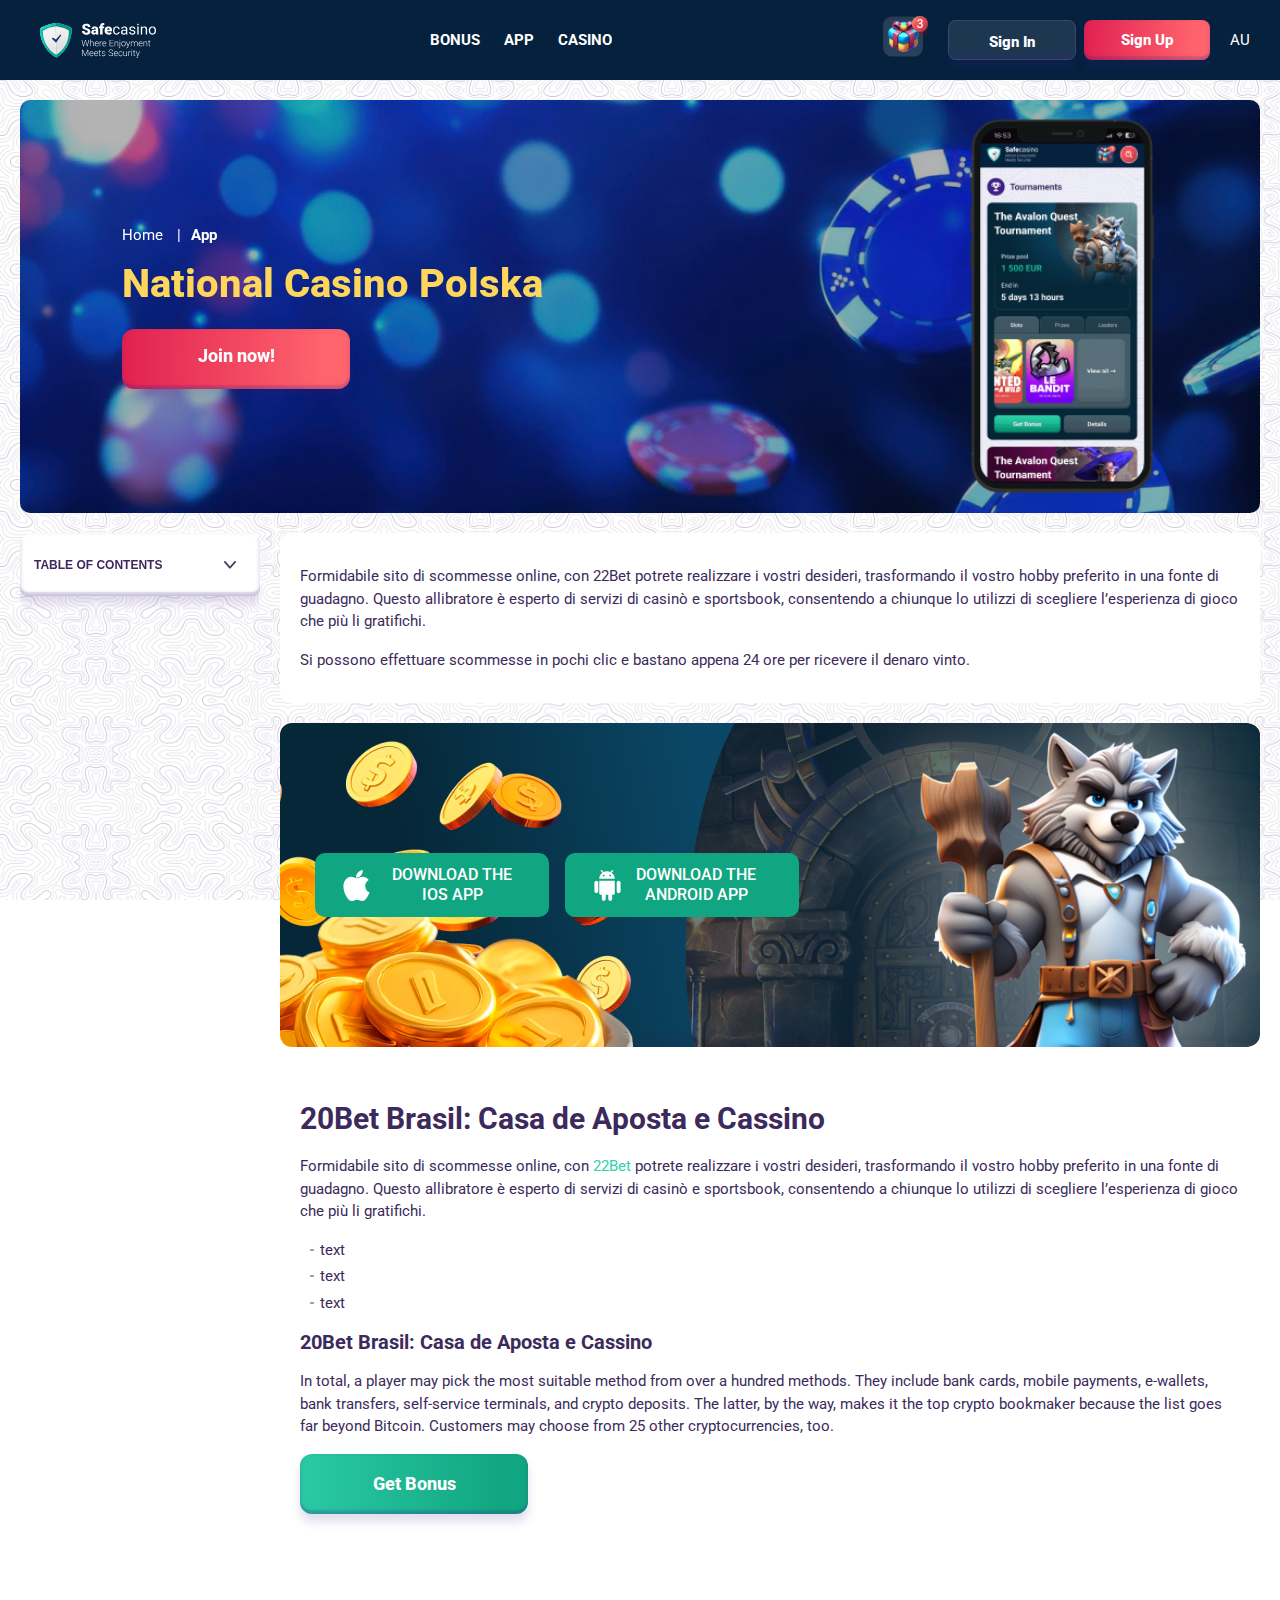
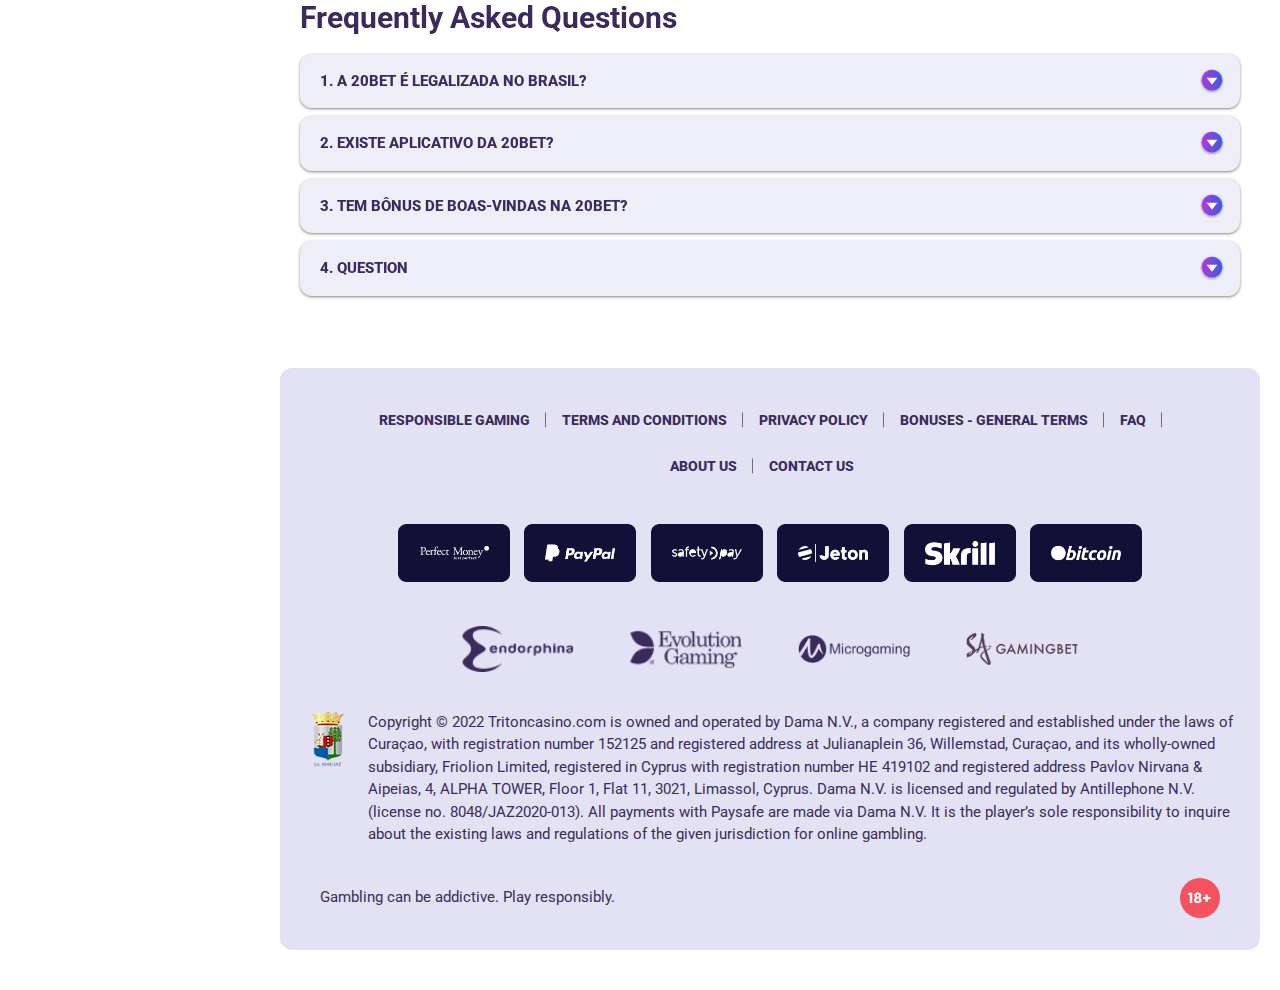
<file: app.html>
<!DOCTYPE html>
<html lang="au">
  <head>
    <meta charset="UTF-8" />
    <meta name="viewport" content="width=device-width, initial-scale=1.0" />
    <title>National Casino Polska</title>
    <meta
      name="description"
      content="Pierwszą kwestią, która przykuwa uwagę graczy, jest niesamowita prostota tego kasyna."
    />
    <meta property="og:site_name" content="Slotsgem Casino" />
    <meta
      property="og:title"
      content="National Casino Polska"
    />
    <meta property="og:type" content="website" />
    <meta property="og:url" content="http://safecasino-au.com/" />
    <meta property="og:image" content />
    <meta property="og:image:alt" content />
    <meta property="og:locale" content="au" />
    <meta
      property="og:description"
      content="Pierwszą kwestią, która przykuwa uwagę graczy, jest niesamowita prostota tego kasyna."
    />
    <link rel="preconnect" href="https://fonts.googleapis.com" />
    <link rel="preconnect" href="https://fonts.gstatic.com" crossorigin />
    <link
      href="https://fonts.googleapis.com/css2?family=Poppins:wght@400;500;600;700;900&family=Roboto&family=Roboto+Condensed:ital,wght@0,100..900;1,100..900&display=swap"
      rel="stylesheet"
    />
    <link rel="stylesheet" href="./css/reset.css" />
    <link rel="stylesheet" href="./css/main.css" />
    <link rel="stylesheet" href="./css/media.css" />
    <link rel="icon" href="./images/favicon.png" type="image/x-icon" />
    <script
      src="https://code.jquery.com/jquery-3.6.1.min.js"
      integrity="sha256-o88AwQnZB+VDvE9tvIXrMQaPlFFSUTR+nldQm1LuPXQ="
      crossorigin="anonymous"
    ></script>
  </head>
  <body>
    <header class="header">
      <section class="content header__content">
        <a href="./index.html" class="logo header__logo"
          ><img src="./images/logo.svg" alt="logo" title=""
        /></a>
        <button class="header__btn-menu">
          <svg
            width="16px"
            height="16px"
            viewBox="0 0 16 16"
            xmlns="http://www.w3.org/2000/svg"
          >
            <rect y="0" width="16" height="3" rx="1.5"></rect>
            <rect y="6.5" width="16" height="3" rx="1.5"></rect>
            <rect y="13" width="16" height="3" rx="1.5"></rect>
          </svg>
        </button>
        <nav class="menu header__menu">
          <ul class="header__menu-list">
            <li><a href="./bonus.html">Bonus</a></li>
            <li><a href="./app.html">App</a></li>
            <li><a href="./app.html">Casino</a></li>
          </ul>
          <div class="header__btn">
            <a
              href="#"
              class="header__button header__button-login header__btn-login"
              >Sign In
            </a>
            <a
              href="#"
              class="header__button header__button-signin header__btn-signin"
              >Sign Up</a
            >
          </div>
          
        </nav>
        <a class="header__bonus" href="#">
          <img src="./images/header-bonus.svg" alt="bonus" title>
        </a>
        <a href="#" class="header__button header__button-login">Sign In </a>
        <a href="#" class="header__button header__button-signin">Sign Up</a>
        <a class="header__country" href="#">
          <span>au</span>
        </a>
      </section>
    </header>
    <main class="main main-page">
      <section class=" hero hero__app hero__page">
        <div class="background hero__background">
          <img src="./images/app/bg-app.png" alt="hero" title />
        </div>

        <div class="hero__data hero__data-app">
          <ul
            class="breadcrumbs"
            itemscope
            itemtype="https://schema.org/BreadcrumbList"
          >
            <li
              itemprop="itemListElement"
              itemscope
              itemtype="https://schema.org/ListItem"
            >
              <a href="#" itemprop="item">
                <span itemprop="name">Home</span></a
              >
              <meta itemprop="position" content="1" />
            </li>
            <li
              itemprop="itemListElement"
              itemscope
              itemtype="https://schema.org/ListItem"
            >
              <a href="#" itemprop="item"> <span itemprop="name">App</span></a>
              <meta itemprop="position" content="2" />
            </li>
          </ul>
          <h1 class="title general hero__title">
            National Casino Polska
          </h1>
          
          <a href="#" class="button hero__button hero__button-app">Join now!</a>
        </div>
      </section>
      <section class="main__wrap main__wrap-page">
      <aside class="sidebar-wrapper">
        <section class="content sidebar">
         
          <div class="sidebar__navigation">
          <button class="sidebar__links-button">Table of Contents</button>
          <div class="sidebar__links">
            <ul class="sidebar__links-list">
              <li ><a  href="#" title>Review of Aviator</a></li>
                      <li ><a  href="#" title>Registration</a></li>
                      <li ><a  href="#" title>Layouts and navigation</a></li>
                      <li ><a  href="#" title>Online Casinos</a></li>
                      <li ><a  href="#" title>Payment options</a></li>
                      <li ><a  href="#" title>Sports betting</a></li>
                      <li ><a  href="#" title>Live stream</a></li>
                      <li ><a  href="#" title>Live betting</a></li>
                      <li ><a  href="#" title>Cash out</a></li>
            </ul>
          </div>
          </div>
        </section>
      </aside>

      <section class="content__wrapper">
       
        <section class="content page-nav">
          <div class="page-nav-button sidebar__links-button">Table of Contents</div>
          <ul class="page-nav-list sidebar__links-list">
            <li ><a  href="#" title>Review of Aviator</a></li>
            <li ><a  href="#" title>Registration</a></li>
            <li ><a  href="#" title>Layouts and navigation</a></li>
            <li ><a  href="#" title>Online Casinos</a></li>
            <li ><a  href="#" title>Payment options</a></li>
            <li ><a  href="#" title>Sports betting</a></li>
            <li ><a  href="#" title>Live stream</a></li>
            <li ><a  href="#" title>Live betting</a></li>
            <li ><a  href="#" title>Cash out</a></li>
          </ul>
        </section>
        <section class="content article">
        
          <p>
            Formidabile sito di scommesse online, con
           22Bet potrete realizzare i vostri desideri, trasformando il vostro hobby preferito in una fonte di guadagno. Questo allibratore è esperto di servizi di casinò e sportsbook, consentendo a chiunque lo utilizzi di scegliere l’esperienza di gioco che più li gratifichi.
          </p>
          <p>Si possono effettuare scommesse in pochi clic e bastano appena 24 ore per ricevere il denaro vinto.</p>
        </section>
        <section class="content  banner__app">
          <div class="background banner__background-app">
            <img class="background-app" src="./images/app/banner-app.png" alt="banner" title />
          </div>
          <div class="banner__content banner__content-app">
           
                <a href="#" class="banner__btn banner__btn-android"
                >  DOWNLOAD
                THE IOS APP
                </span></a>
                
              
              <a href="#" class="banner__btn banner__btn-app">
                DOWNLOAD THE android APP</a>
            </div>
        
        </section>
        <section class="content article">
          <h2 class="article__title high title">
            20Bet Brasil: Casa de Aposta e Cassino
          </h2>
          <p>
            Formidabile sito di scommesse online, con <a href="#" class="article__link">22Bet</a> potrete realizzare i vostri desideri, trasformando il vostro hobby preferito in una fonte di guadagno. Questo allibratore è esperto di servizi di casinò e sportsbook, consentendo a chiunque lo utilizzi di scegliere l’esperienza di gioco che più li gratifichi.
          </p>
          
          <ul >
            <li >text</li>
                  <li >text</li>
                  <li >text</li>
          </ul>
          <h3>20Bet Brasil: Casa de Aposta e Cassino</h3>
          <p>In total, a player may pick the most suitable method from over a hundred methods. They include bank cards, mobile payments, e-wallets, bank transfers, self-service terminals, and crypto deposits. The latter, by the way, makes it the top crypto bookmaker because the list goes far beyond Bitcoin. Customers may choose from 25 other cryptocurrencies, too.
          </p>
          
          <a href="#" class="button article__button">Get Bonus</a>
        </section>
        <section class="content faq">
          <h2 class="title high faq__title">Frequently Asked Questions</h2>
          <ul class="faq__list " itemscope itemtype="https://schema.org/FAQPage">
            <li class="faq__item"  itemscope itemprop="mainEntity" itemtype="https://schema.org/Question">
              <h3 class="title medium faq__subtitle js-button-expander"  itemprop="name">1. A 20Bet é legalizada no Brasil?
               </h3>
              <div  class="faq__answer js-expand-content" itemscope  itemprop="acceptedAnswer" itemtype="https://schema.org/Answer">
                <p  itemprop="text">
                  Sim, a casa de apostas tem licença emitida por Curaçao, que é reconhecida no Brasil e a permite atuar por aqui.
                </p>
              </div>
            </li>
            <li class="faq__item"  itemscope itemprop="mainEntity" itemtype="https://schema.org/Question">
              <h3 class="title medium faq__subtitle js-button-expander"  itemprop="name">2. Existe aplicativo da 20Bet?</h3>
              <div class="faq__answer js-expand-content" itemscope  itemprop="acceptedAnswer" itemtype="https://schema.org/Answer">
                <p  itemprop="text">
                  Sim, disponível para sistemas operacionais iOS e Android.
                </p>
              </div>
            </li> 
            <li class="faq__item"  itemscope itemprop="mainEntity" itemtype="https://schema.org/Question">
              <h3 class="title medium faq__subtitle js-button-expander"  itemprop="name">3. Tem bônus de boas-vindas na 20Bet?</h3>
              <div class="faq__answer js-expand-content" itemscope  itemprop="acceptedAnswer" itemtype="https://schema.org/Answer">
                <p  itemprop="text">
                  O pacote especial para novos usuários da 20Bet paga 100% sobre o primeiro depósito, com limite de 600 BRL. 
                </p>
              </div>
            </li> 
            <li class="faq__item"  itemscope itemprop="mainEntity" itemtype="https://schema.org/Question">
              <h3 class="title medium faq__subtitle js-button-expander"  itemprop="name">4. Question</h3>
              <div class="faq__answer js-expand-content" itemscope  itemprop="acceptedAnswer" itemtype="https://schema.org/Answer">
                <p  itemprop="text">
                  Sim, disponível para sistemas operacionais iOS e Android.
                </p>
              </div>
            </li> 
            
            
          </ul>
        </section>
      </section>
      </section>
    </main>
    <footer class="footer">
      <section class="content footer__content">
        
        <ul class="footer__menu">
          <li><a href="#">RESPONSIBLE GAMING</a></li>
          <li><a href="#">TERMS AND CONDITIONS</a></li>
          <li><a href="#">PRIVACY POLICY</a></li>
          <li><a href="#">BONUSES - GENERAL TERMS</a></li>
          <li><a href="#">FAQ</a></li>
          <li><a href="#">ABOUT US</a></li>
          <li><a href="#">CONTACT US</a></li>
         
        </ul>
        <ul class="footer__cards">
          <li>
            <a href="#"><img src="./images/perfect.png" alt="cards" title /></a>
          </li>
          <li>
            <a href="#"><img src="./images/paypal.png" alt="cards" title /></a>
          </li>
          <li>
            <a href="#"
              ><img src="./images/safety.png" alt="cards" title
            /></a>
          </li>
          <li>
            <a href="#"><img src="./images/jeton.png" alt="cards" title /></a>
          </li>
          <li>
            <a href="#"><img src="./images/scrill.png" alt="cards" title /></a>
          </li>
          <li>
            <a href="#"><img src="./images/bitcoin.png" alt="cards" title /></a>
          </li>
          
        </ul>
        <ul class="footer__cards footer__cards-last">
          <li>
            <a href="#"><img src="./images/endorfina.png" alt="cards" title /></a>
          </li>
          <li>
            <a href="#"><img src="./images/evolution.png" alt="cards" title /></a>
          </li>
          <li>
            <a href="#"
              ><img src="./images/micro.png" alt="cards" title
            /></a>
          </li>
          <li>
            <a href="#"><img src="./images/gaming.png" alt="cards" title /></a>
          </li>
          
          
        </ul>
        <div class="footer__wrap">
          <img src="./images/footer-frame.png" alt="logo" title />
          <p>
            Copyright &copy; 2022 Tritoncasino.com is owned and operated by Dama N.V., a company registered and established under the laws of Curaçao, with registration number 152125 and registered address at Julianaplein 36, Willemstad, Curaçao, and its wholly-owned subsidiary, Friolion Limited, registered in Cyprus with registration number HE 419102 and registered address Pavlov Nirvana & Aipeias, 4, ALPHA TOWER, Floor 1, Flat 11, 3021, Limassol, Cyprus. Dama N.V. is licensed and regulated by Antillephone N.V. (license no. 8048/JAZ2020-013). All payments with Paysafe are made via Dama N.V. It is the player’s sole responsibility to inquire about the existing laws and regulations of the given jurisdiction for online gambling.
          </p>
        </div>
        <div class="footer__wrapp">
          
          <p>
            Gambling can be addictive. Play responsibly.
          </p>
          <img src="./images/age.svg" alt="age" title />
        </div>
      </section>
    </footer>
    <script src="./js/sidebar.js" defer></script>
    <script src="./js/expander.js" defer></script>
    <script src="./js/mobile-menu.js" defer></script>
  </body>
</html>
</file>
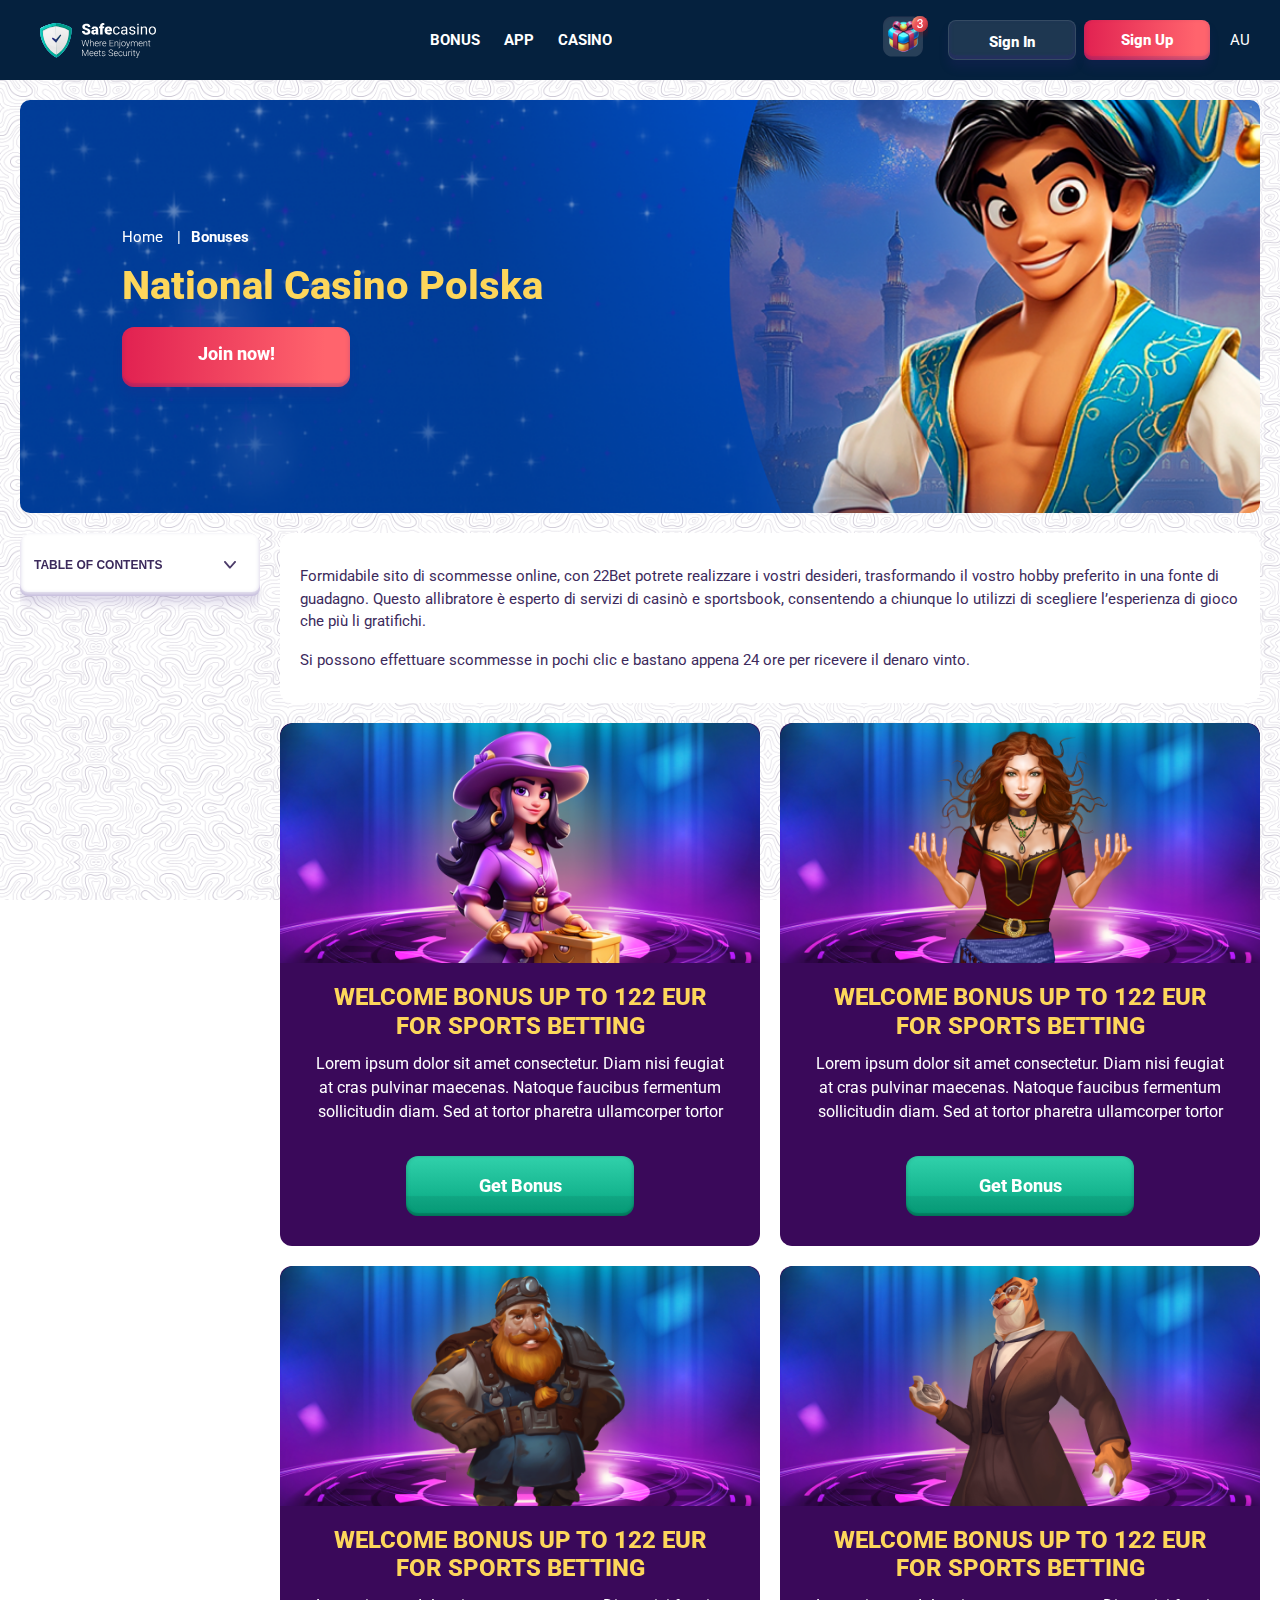
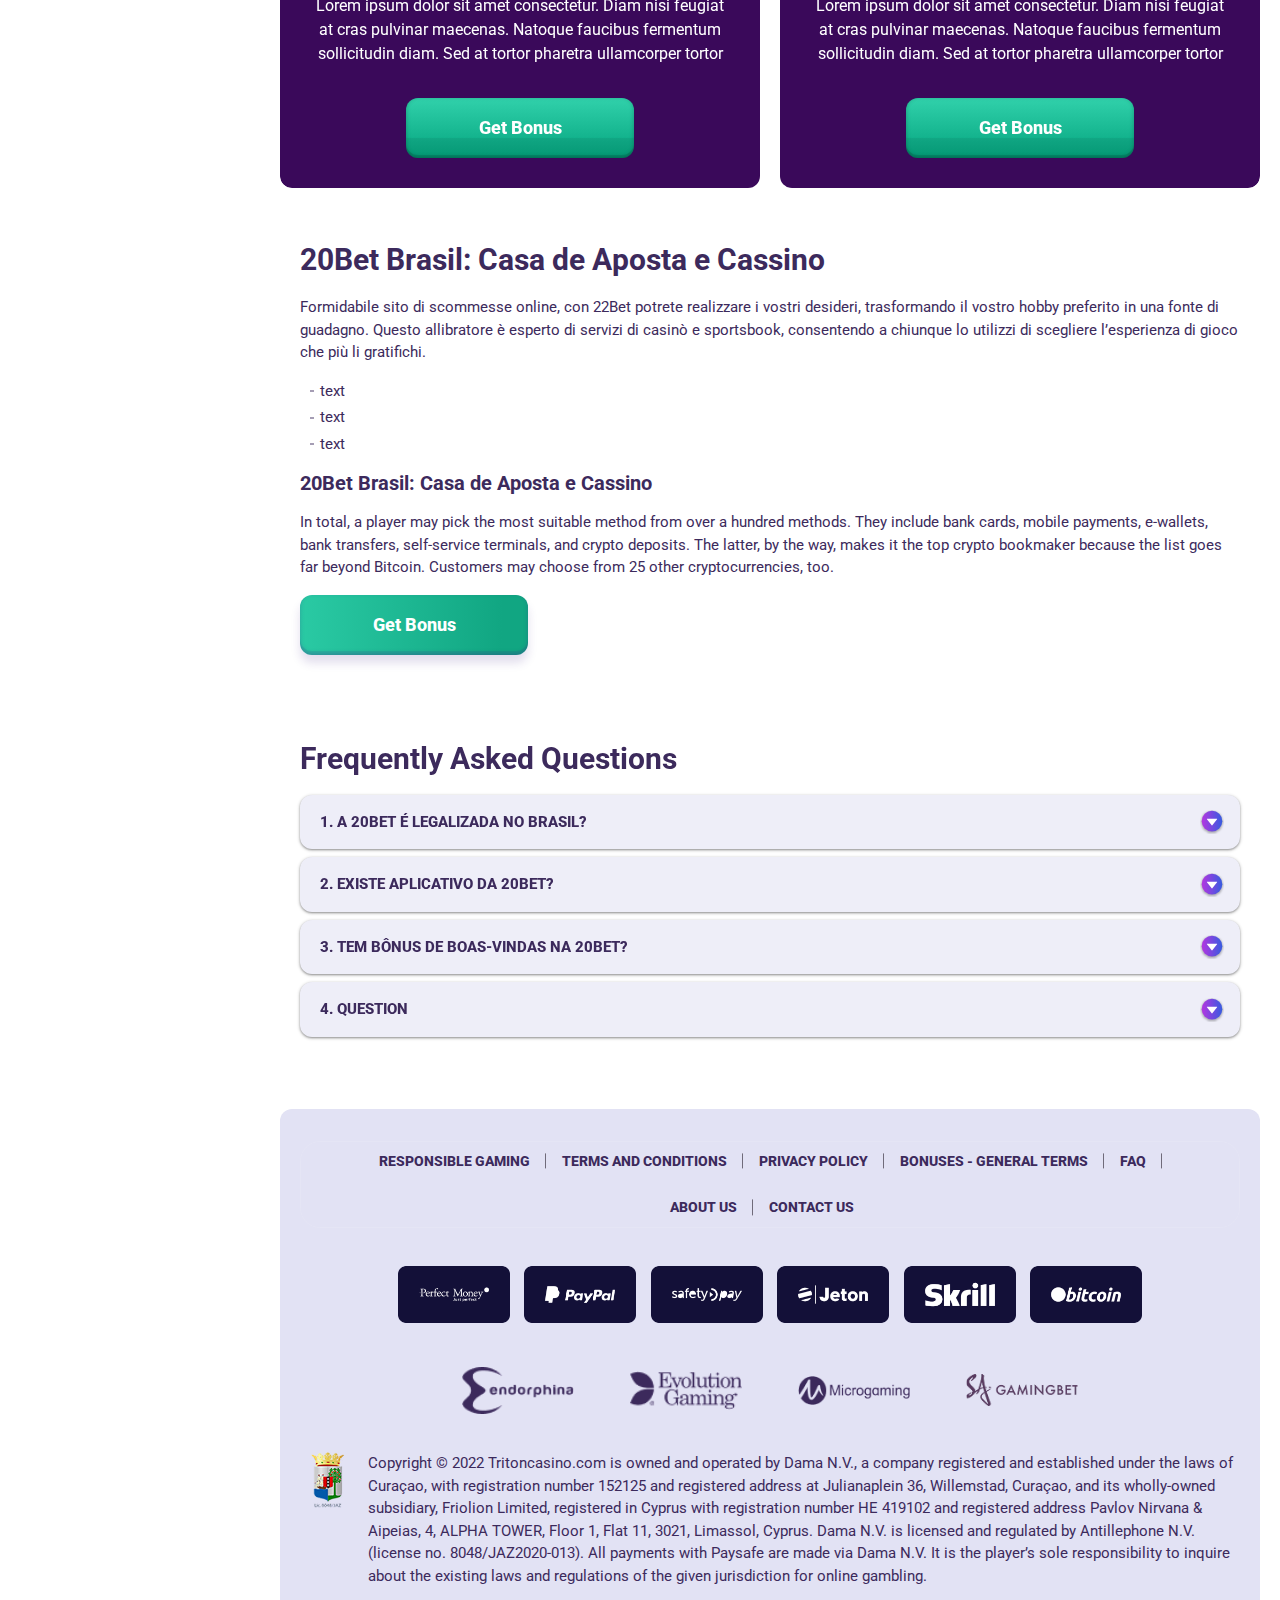
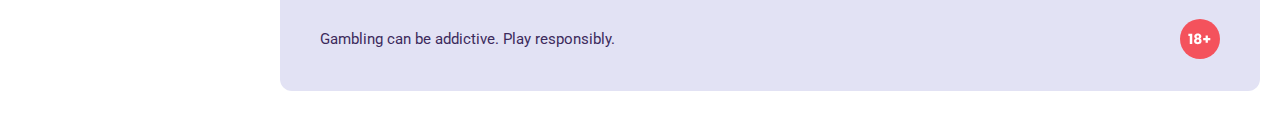
<file: bonus.html>
<!DOCTYPE html>
<html lang="au">
  <head>
    <meta charset="UTF-8" />
    <meta name="viewport" content="width=device-width, initial-scale=1.0" />
    <title>National Casino Polska</title>
    <meta
      name="description"
      content="Pierwszą kwestią, która przykuwa uwagę graczy, jest niesamowita prostota tego kasyna."
    />
    <meta property="og:site_name" content="Slotsgem Casino" />
    <meta
      property="og:title"
      content="National Casino Polska"
    />
    <meta property="og:type" content="website" />
    <meta property="og:url" content="http://safecasino-au.com/" />
    <meta property="og:image" content />
    <meta property="og:image:alt" content />
    <meta property="og:locale" content="au" />
    <meta
      property="og:description"
      content="Pierwszą kwestią, która przykuwa uwagę graczy, jest niesamowita prostota tego kasyna."
    />
    <link rel="preconnect" href="https://fonts.googleapis.com" />
    <link rel="preconnect" href="https://fonts.gstatic.com" crossorigin />
    <link
      href="https://fonts.googleapis.com/css2?family=Poppins:wght@400;500;600;700;900&family=Roboto&family=Roboto+Condensed:ital,wght@0,100..900;1,100..900&display=swap"
      rel="stylesheet"
    />
    <link rel="stylesheet" href="./css/reset.css" />
    <link rel="stylesheet" href="./css/main.css" />
    <link rel="stylesheet" href="./css/media.css" />
    <link rel="icon" href="./images/favicon.png" type="image/x-icon" />
    <script
      src="https://code.jquery.com/jquery-3.6.1.min.js"
      integrity="sha256-o88AwQnZB+VDvE9tvIXrMQaPlFFSUTR+nldQm1LuPXQ="
      crossorigin="anonymous"
    ></script>
  </head>
  <body>
    <header class="header">
      <section class="content header__content">
        <a href="./index.html" class="logo header__logo"
          ><img src="./images/logo.svg" alt="logo" title=""
        /></a>
        <button class="header__btn-menu">
          <svg
            width="16px"
            height="16px"
            viewBox="0 0 16 16"
            xmlns="http://www.w3.org/2000/svg"
          >
            <rect y="0" width="16" height="3" rx="1.5"></rect>
            <rect y="6.5" width="16" height="3" rx="1.5"></rect>
            <rect y="13" width="16" height="3" rx="1.5"></rect>
          </svg>
        </button>
        <nav class="menu header__menu">
          <ul class="header__menu-list">
            <li><a href="./bonus.html">Bonus</a></li>
            <li><a href="./app.html">App</a></li>
            <li><a href="./app.html">Casino</a></li>
          </ul>
          <div class="header__btn">
            <a
              href="#"
              class="header__button header__button-login header__btn-login"
              >Sign In
            </a>
            <a
              href="#"
              class="header__button header__button-signin header__btn-signin"
              >Sign Up</a
            >
          </div>
          
        </nav>
        <a class="header__bonus" href="#">
          <img src="./images/header-bonus.svg" alt="bonus" title>
        </a>
        <a href="#" class="header__button header__button-login">Sign In </a>
        <a href="#" class="header__button header__button-signin">Sign Up</a>
        <a class="header__country" href="#">
          <span>au</span>
        </a>
       
      </section>
    </header>
    <main class="main main-page">
      <section class=" hero hero__bonus hero__page">
        <div class="background hero__background hero__background-page" >
          <img src="./images/bonus/bg-bonus.png" alt="hero" title />
        </div>

        <div class="hero__data hero__data-bonus">
          <ul
            class="breadcrumbs"
            itemscope
            itemtype="https://schema.org/BreadcrumbList"
          >
            <li
              itemprop="itemListElement"
              itemscope
              itemtype="https://schema.org/ListItem"
            >
              <a href="#" itemprop="item">
                <span itemprop="name">Home</span></a
              >
              <meta itemprop="position" content="1" />
            </li>
            <li
              itemprop="itemListElement"
              itemscope
              itemtype="https://schema.org/ListItem"
            >
              <a href="#" itemprop="item"> <span itemprop="name">Bonuses</span></a>
              <meta itemprop="position" content="2" />
            </li>
          </ul>
          <h1 class="title general hero__title hero__title-page">
            National Casino Polska
          </h1>
          
          <a href="#" class="button hero__button hero__button-bonus">Join now!</a>
        </div>
      </section>
      <section class="main__wrap main__wrap-page">
      <aside class="sidebar-wrapper">
        <section class="content sidebar">
          
          <div class="sidebar__navigation">
          <button class="sidebar__links-button">Table of Contents</button>
          <div class="sidebar__links">
            <ul class="sidebar__links-list">
              <li ><a  href="#" title>Review of Aviator</a></li>
              <li ><a  href="#" title>Registration</a></li>
              <li ><a  href="#" title>Layouts and navigation</a></li>
              <li ><a  href="#" title>Online Casinos</a></li>
              <li ><a  href="#" title>Payment options</a></li>
              <li ><a  href="#" title>Sports betting</a></li>
              <li ><a  href="#" title>Live stream</a></li>
              <li ><a  href="#" title>Live betting</a></li>
              <li ><a  href="#" title>Cash out</a></li>
            </ul>
          </div>
        </div>
        </section>
      </aside>

      <section class="content__wrapper">
        
        <section class="content page-nav">
          <div class="page-nav-button sidebar__links-button">Table of Contents</div>
          <ul class="page-nav-list sidebar__links-list">
            <li ><a  href="#" title>Review of Aviator</a></li>
            <li ><a  href="#" title>Registration</a></li>
            <li ><a  href="#" title>Layouts and navigation</a></li>
            <li ><a  href="#" title>Online Casinos</a></li>
            <li ><a  href="#" title>Payment options</a></li>
            <li ><a  href="#" title>Sports betting</a></li>
            <li ><a  href="#" title>Live stream</a></li>
            <li ><a  href="#" title>Live betting</a></li>
            <li ><a  href="#" title>Cash out</a></li>
          </ul>
        </section>
        <section class="content article">
         
          <p>
            Formidabile sito di scommesse online, con
           22Bet potrete realizzare i vostri desideri, trasformando il vostro hobby preferito in una fonte di guadagno. Questo allibratore è esperto di servizi di casinò e sportsbook, consentendo a chiunque lo utilizzi di scegliere l’esperienza di gioco che più li gratifichi.
          </p>
          <p>Si possono effettuare scommesse in pochi clic e bastano appena 24 ore per ricevere il denaro vinto.</p>
        </section>

        <section class="content bonuses">
          <ul class="bonuses__list">
            <li class="bonuses__item">
              <div class="bonuses__img">
                <img src="./images/bonus/banner-bonus1.png" alt="" title="" />
              </div>
              <div class="bonuses__desc">
                <h2 class="title high bonuses__title">
                  WELCOME BONUS UP TO 122 EUR FOR SPORTS BETTING
                </h2>
                <p>Lorem ipsum dolor sit amet consectetur. Diam nisi feugiat at cras pulvinar maecenas. Natoque faucibus fermentum sollicitudin diam. Sed at tortor pharetra ullamcorper tortor </p>
                <div class="bonuses__buttons">
                  <a href="#" class="button bonuses__button">Get Bonus</a>
                  
                  
                </div>
                
              </div>
            </li>
            <li class="bonuses__item">
              <div class="bonuses__img">
                <img src="./images/bonus/banner-bonus2.png" alt="" title="" />
              </div>
              <div class="bonuses__desc">
                <h2 class="title high bonuses__title">
                  WELCOME BONUS UP TO 122 EUR FOR SPORTS BETTING
                 </h2>
                 <p>Lorem ipsum dolor sit amet consectetur. Diam nisi feugiat at cras pulvinar maecenas. Natoque faucibus fermentum sollicitudin diam. Sed at tortor pharetra ullamcorper tortor </p>
                 <div class="bonuses__buttons">
                   <a href="#" class="button bonuses__button bonuses__button-first">Get Bonus</a>
                  
                   
                 </div>
                
              </div>
            </li>
            <li class="bonuses__item">
              <div class="bonuses__img">
                <img src="./images/bonus/banner-bonus3.png" alt="" title="" />
              </div>
              <div class="bonuses__desc">
                <h2 class="title high bonuses__title">
                  WELCOME BONUS UP TO 122 EUR FOR SPORTS BETTING
                 </h2>
                 <p>Lorem ipsum dolor sit amet consectetur. Diam nisi feugiat at cras pulvinar maecenas. Natoque faucibus fermentum sollicitudin diam. Sed at tortor pharetra ullamcorper tortor </p>
                 <div class="bonuses__buttons">
                   <a href="#" class="button bonuses__button">Get Bonus</a>
                  
                   
                 </div>
                
              </div>
            </li>
            <li class="bonuses__item">
              <div class="bonuses__img">
                <img src="./images/bonus/banner-bonus4.png" alt="" title="" />
              </div>
              <div class="bonuses__desc">
                <h2 class="title high bonuses__title">
                  WELCOME BONUS UP TO 122 EUR FOR SPORTS BETTING
                 </h2>
                 <p>Lorem ipsum dolor sit amet consectetur. Diam nisi feugiat at cras pulvinar maecenas. Natoque faucibus fermentum sollicitudin diam. Sed at tortor pharetra ullamcorper tortor </p>
                 <div class="bonuses__buttons">
                   <a href="#" class="button bonuses__button">Get Bonus</a>
                  
                   
                 </div>
                
              </div>
            </li>
          </ul>
        </section>
       
        <section class="content article">
          <h2 class="article__title high title">
            20Bet Brasil: Casa de Aposta e Cassino
          </h2>
          <p>
            Formidabile sito di scommesse online, con 22Bet potrete realizzare i vostri desideri, trasformando il vostro hobby preferito in una fonte di guadagno. Questo allibratore è esperto di servizi di casinò e sportsbook, consentendo a chiunque lo utilizzi di scegliere l’esperienza di gioco che più li gratifichi.
          </p>
          
          <ul >
            <li >text</li>
                  <li >text</li>
                  <li >text</li>
          </ul>
          <h3>20Bet Brasil: Casa de Aposta e Cassino</h3>
          <p>In total, a player may pick the most suitable method from over a hundred methods. They include bank cards, mobile payments, e-wallets, bank transfers, self-service terminals, and crypto deposits. The latter, by the way, makes it the top crypto bookmaker because the list goes far beyond Bitcoin. Customers may choose from 25 other cryptocurrencies, too.
          </p>
         
          <a href="#" class="button article__button article__button-page ">Get Bonus</a>
        </section>
        <section class="content faq">
          <h2 class="title high faq__title">Frequently Asked Questions</h2>
          <ul class="faq__list " itemscope itemtype="https://schema.org/FAQPage">
            <li class="faq__item"  itemscope itemprop="mainEntity" itemtype="https://schema.org/Question">
              <h3 class="title medium faq__subtitle js-button-expander"  itemprop="name">1. A 20Bet é legalizada no Brasil?
               </h3>
              <div  class="faq__answer js-expand-content" itemscope  itemprop="acceptedAnswer" itemtype="https://schema.org/Answer">
                <p  itemprop="text">
                  Sim, a casa de apostas tem licença emitida por Curaçao, que é reconhecida no Brasil e a permite atuar por aqui.
                </p>
              </div>
            </li>
            <li class="faq__item"  itemscope itemprop="mainEntity" itemtype="https://schema.org/Question">
              <h3 class="title medium faq__subtitle js-button-expander"  itemprop="name">2. Existe aplicativo da 20Bet?</h3>
              <div class="faq__answer js-expand-content" itemscope  itemprop="acceptedAnswer" itemtype="https://schema.org/Answer">
                <p  itemprop="text">
                  Sim, disponível para sistemas operacionais iOS e Android.
                </p>
              </div>
            </li> 
            <li class="faq__item"  itemscope itemprop="mainEntity" itemtype="https://schema.org/Question">
              <h3 class="title medium faq__subtitle js-button-expander"  itemprop="name">3. Tem bônus de boas-vindas na 20Bet?</h3>
              <div class="faq__answer js-expand-content" itemscope  itemprop="acceptedAnswer" itemtype="https://schema.org/Answer">
                <p  itemprop="text">
                  O pacote especial para novos usuários da 20Bet paga 100% sobre o primeiro depósito, com limite de 600 BRL. 
                </p>
              </div>
            </li> 
            <li class="faq__item"  itemscope itemprop="mainEntity" itemtype="https://schema.org/Question">
              <h3 class="title medium faq__subtitle js-button-expander"  itemprop="name">4. Question</h3>
              <div class="faq__answer js-expand-content" itemscope  itemprop="acceptedAnswer" itemtype="https://schema.org/Answer">
                <p  itemprop="text">
                  Sim, disponível para sistemas operacionais iOS e Android.
                </p>
              </div>
            </li> 
            
            
          </ul>
        </section>
      </section>
    </section>
    </main>
    <footer class="footer">
      <section class="content footer__content">
        
        <ul class="footer__menu">
          <li><a href="#">RESPONSIBLE GAMING</a></li>
          <li><a href="#">TERMS AND CONDITIONS</a></li>
          <li><a href="#">PRIVACY POLICY</a></li>
          <li><a href="#">BONUSES - GENERAL TERMS</a></li>
          <li><a href="#">FAQ</a></li>
          <li><a href="#">ABOUT US</a></li>
          <li><a href="#">CONTACT US</a></li>
         
        </ul>
        <ul class="footer__cards">
          <li>
            <a href="#"><img src="./images/perfect.png" alt="cards" title /></a>
          </li>
          <li>
            <a href="#"><img src="./images/paypal.png" alt="cards" title /></a>
          </li>
          <li>
            <a href="#"
              ><img src="./images/safety.png" alt="cards" title
            /></a>
          </li>
          <li>
            <a href="#"><img src="./images/jeton.png" alt="cards" title /></a>
          </li>
          <li>
            <a href="#"><img src="./images/scrill.png" alt="cards" title /></a>
          </li>
          <li>
            <a href="#"><img src="./images/bitcoin.png" alt="cards" title /></a>
          </li>
          
        </ul>
        <ul class="footer__cards footer__cards-last">
          <li>
            <a href="#"><img src="./images/endorfina.png" alt="cards" title /></a>
          </li>
          <li>
            <a href="#"><img src="./images/evolution.png" alt="cards" title /></a>
          </li>
          <li>
            <a href="#"
              ><img src="./images/micro.png" alt="cards" title
            /></a>
          </li>
          <li>
            <a href="#"><img src="./images/gaming.png" alt="cards" title /></a>
          </li>
          
          
        </ul>
        <div class="footer__wrap">
          <img src="./images/footer-frame.png" alt="logo" title />
          <p>
            Copyright &copy; 2022 Tritoncasino.com is owned and operated by Dama N.V., a company registered and established under the laws of Curaçao, with registration number 152125 and registered address at Julianaplein 36, Willemstad, Curaçao, and its wholly-owned subsidiary, Friolion Limited, registered in Cyprus with registration number HE 419102 and registered address Pavlov Nirvana & Aipeias, 4, ALPHA TOWER, Floor 1, Flat 11, 3021, Limassol, Cyprus. Dama N.V. is licensed and regulated by Antillephone N.V. (license no. 8048/JAZ2020-013). All payments with Paysafe are made via Dama N.V. It is the player’s sole responsibility to inquire about the existing laws and regulations of the given jurisdiction for online gambling.
          </p>
        </div>
        <div class="footer__wrapp">
          
          <p>
            Gambling can be addictive. Play responsibly.
          </p>
          <img src="./images/age.svg" alt="age" title />
        </div>
      </section>
    </footer>
    <script src="./js/sidebar.js" defer></script>
    <script src="./js/expander.js" defer></script>
    <script src="./js/mobile-menu.js" defer></script>
  </body>
</html>
</file>
<file: css/main.css>
html {
  scroll-behavior: smooth;
  text-size-adjust: 100%;
  box-sizing: border-box;
  
}

body {
  display: block;
  position: relative;
  width: 100%;
  font-family: "Roboto", sans-serif;
  font-size: 15px;
  font-weight: 400;
  line-height: 22.5px;
  text-align: left;
  color: #3C2A5C;
  overflow-x: hidden;
}

body::before {
  content: "";
  position: fixed;
  top: 0;
  left: 0;
  width: 100%;
  height: 100%;
  background: url(../images/bg-body.png) repeat;
  background-size: 15%;
  opacity: 0.3; 
  pointer-events: none;
}

.content {
  display: block;
  position: relative;
  width: 100%;
  max-width: 1250px;
  max-width: 1400px;
  overflow: hidden;
  border-radius: 12px;
  background: #FFFFFF;

  padding: 32px 20px;
  margin: 0 auto 20px auto;
}

h1,
h2,
h3,
h4,
.title {
  display: block;
  position: relative;
  font-size: 40px;
  font-weight: 800;
  line-height: 50px;
  text-align: center;
  color:#FDD65B;
}

h2,
.title.high {
  display: flex;
  justify-content:left;
  align-items: center;
  font-size: 30px;
  line-height: 40px;
  font-weight: 700;
  color:#3C2A5C;
  text-align: left;
  margin-bottom: 16px;
}

h3,
title.medium {
  font-size: 20px;
  font-weight: 700;
  line-height: 24px;
  text-align:left;
  color:#3C2A5C;
}
h4,
title.mini {
  font-size: 28px;
  font-weight: 700;
  line-height: 32px;
  text-align: center;
  color:#3C2A5C;
}

article > *,
.article > *,
.desk > * {
  margin-top: 16px;
}

article > *:first-child,
.article > *:first-child,
.desk > *:first-child {
  margin-top: 0 !important;
}

article > h2,
.article > h2,
.desk > h2 {
  margin-top: 32px;
}

article > h3,
.article > h3,
.desk > h3 {
  margin-top: 16px;
}
article > h4,
.article > h4,
.desk > h4 {
  margin-top: 16px;
}

.button
 {
  position: relative;
  width: 228px;
  height: 60px;
  background: linear-gradient(91.42deg, #E12151 0%, #FF646D 88.65%);
  border-radius: 12px;
  overflow: hidden;
  font-size: 18px;
  font-weight: 800;
  line-height: 21.6px;
  text-align: center;
  text-decoration: none;
  color: #ffffff;
  white-space: nowrap;
  cursor: pointer;
  padding: 16px 60px;
  margin: 0 auto;
  transition: all 0.5s;
  box-shadow: 
    0px 8px 10px 0px #3D1F8626, 
    0px -4px 0px 0px #3D1F861A inset, 
    0px -2px 4px 0px #3D1F8640 inset;
}




.button:hover {
  transform: scale(1.1);
}

.header__button {
  position: relative;
  min-width: 120px;
  height: 40px;
  font-size: 15px;
  font-weight: 800;
  line-height: 24px;
  text-align: center;
  text-decoration: none;
  text-transform: capitalize;
  border-radius: 8px;
  white-space: nowrap;
  color: #FFFFFF;
  cursor: pointer;
  padding: 8px 37px;
  margin: 0 auto;
  box-shadow: 
    0px 8px 10px 0px #3D1F8626, 
    0px -4px 0px 0px #3D1F861A inset, 
    0px -2px 4px 0px #3D1F8640 inset;
    transition: all 0.5s;
}

.header__button-signin{
  background: linear-gradient(91.42deg, #E12151 0%, #FF646D 88.65%);
  
  margin-right: 20px;
  margin-left: 0;
  
  
}

.header__button-signin:hover {
  background: #FFFFFF1A; 
  
}

.header__button-login {
  background: #FFFFFF1A;
  border: 1px solid #FFFFFF1A;
  margin-left: 16px;
  margin-right: 8px;
  padding: 9px 40px;
  
}

.header__button-login:hover {
  background: linear-gradient(91.42deg, #E12151 0%, #FF646D 88.65%);

}

.header,
.main,
.footer {
  display: flex;
  position: relative;
  justify-content: space-between;
  align-items: center;
  width: 100%;
  max-width: 1600px;
  padding: 20px;
  margin: 0 auto;
}

.background,
.hero__background {
  display: block;
  position: absolute;
  bottom: 0;
  left: 0;
  height: 100%;
  width: 100%;
  overflow: hidden;
}

.background img,
.hero__background img {
  position: relative;
  display: block;
  width: 100%;
  height: 100%;
  object-fit: cover;
}
.images img {
  border-radius: 6px;
  width: 100%;
  height: 100%;
  overflow: hidden;
}

/* -------------------HEADER---------------- */

.header {
  position: fixed;
  top: 0;
  left: 0;
  right: 0;
  background: #05213E;
  padding: 0;
  z-index: 100;
  max-width: 100%;
}

.header__content {
  display: flex;
  align-items: center;
  justify-content: space-between;
  flex-direction: row;
  max-width: 1600px;
  max-height: 80px;
  border-radius: 0;
  background:#05213E;
  padding: 20px;
  margin-bottom: 0;
}

.logo {
  display: block;
  position: relative;
  flex: 0 0 118px;
  margin-right: auto;
  padding: 20px 0;
  transition: all 0.5s;
}

.header__logo {
  margin-left: 20px;
}

.logo:hover {
  transform: scale(1.2);
}

.logo img {
  display: block;
  position: relative;
  width: auto;
  max-height: 47px;
}

.header__menu {
  display: flex;
  white-space: nowrap;
  max-height: calc(100vh - 80px);
  overflow-y: auto;
}

.header__menu-list {
  display: flex;
  flex: 1 1 auto;
  flex-direction: row;
  justify-content: center;
  align-items: center;
  white-space: nowrap;
  gap: 24px;
  

}

.header__menu-list li {
  display: block;
  text-align: left;
  transition: all 0.5s;
}

.header__menu-list li a {
  display: block;
  color: #ffffff;
  font-weight: 700;
  text-transform: uppercase;
  padding: 20px 0;
  
  
}

.header__menu li a:hover {
 color: #E12151;

}
.header__country {
  margin-right: 10px;
  color:#FFFFFF;
  text-transform: uppercase;
  
}

.header__country span,.sidebar__country span {
  display: inline-block;
}

.header__bonus{
  margin-left: auto;
  
}

.header__btn {
  display: none;
}
/* -------------- header__btn-menu-----------*/

.header__btn-menu {
  display: block;
  flex: 0 1 auto;
  min-width: 0;
  background: #FFFFFF1A;

  border: 1px solid #ffffff;
  padding: 12px;
  order: 3;
  transition: all 0.5s;
}

svg {
  position: relative;
  fill: 
  #ffffff;
  line-height: 1;
  vertical-align: 1;
}

.header__btn-menu {
  display: none;
}

.header__menu .sidebar__country-menu{
  display: none;
}

/* -------------main------------- */
.main {
  padding-top: 100px;
  padding-bottom: 0;
}

.content__wrapper {
  display: block;
  position: relative;
  flex: 1 1 100%;
  margin-left: 20px;
}

/* -------------sidebar--------- */

.sidebar-wrapper {
  display: block;
  position: relative;
  align-self: stretch;
  flex: 0 0 240px;
}
.sidebar {
  position: sticky;
  top: 100px;
  bottom: 20px;
 
  box-shadow: none;
  background: none;
  padding: 0px;
  overflow-y: auto;
  height: calc(100vh - 100px);
 
}

.sidebar::-webkit-scrollbar {
  display: none;
}


.sidebar__country{
  display: flex;
    align-items: center;
  padding: 0 5px;
  margin-top: 16px;
}
.sidebar__country img {
  display: block;
  width: 24px;
  height: 24px;
  vertical-align: middle;
}

.sidebar__country span{
  color:#3C2A5C;
  margin-left: 8px;
  margin-bottom: 16px;
}
.sidebar__menu ul li{
  position: relative;
}

.sidebar__menu ul li a {
  display: block;
  position: relative;
  color: #4D3C6A;
  transition: all 0.5s;
  display: flex;
  align-items: center;
  font-size: 14px;line-height: 14.4px;
  font-weight: 400;
  transition: all 0.5s;
  width: 100%;
}

.sidebar__menu ul li a span:last-child{
  color:#ffffff;
  margin-right: 20px;
}

.sidebar__menu ul li:nth-child(1):after,
 .sidebar__menu ul li:nth-child(2):after,
 .sidebar__menu ul li:nth-child(3):after,
.sidebar__menu ul li:nth-child(4):after{
  content: "";
  display: block;
  position: absolute;
  right: 10px;
  top: 50%;
  transform: translateY(-50%);
  width: 12px;
  height: 12px;
  background: url(../images/sidebar/sidebar-arrowDown.svg) no-repeat center center / contain;
  transition: transform 0.3s ease-in-out;
}

.sidebar__menu ul li:nth-child(2){
  padding-bottom: 12px;
  border-bottom:1px solid #EEEEF8;

}

.sidebar__menu .sidebar__bonus li:nth-child(2){
  border-bottom: none;
  padding-bottom: 6px;
}
.sidebar__links-list li{
  padding:8px ;
}

.sidebar__menu ul li:hover a img {
  filter: brightness(0) saturate(100%) invert(35%) sepia(60%) hue-rotate(-60deg) saturate(700%) brightness(1);
}

.sidebar__menu ul li:hover a {
  color:#E12151;
}

.sidebar__menu .sidebar__bonus li:hover a{
  color: #ffffff;
}

.sidebar__menu .sidebar__bonus li:hover img{
  filter: none;
}
.sidebar__menu .sidebar__bonus li:hover{
  transform: scale(1.05);
}

/*  */

.sidebar__menu, .sidebar__navigation{
  padding: 16px 12px;
  background: #ffffff;
  border-radius: 12px;
  box-shadow: 0px 8px 10px 0px #3D1F8626, 0px -4px 0px 0px #3D1F861A inset, 0px -2px 4px 0px #3D1F8640 inset;
  margin-bottom: 16px;
}

.sidebar__menu ul li{
  display: flex;
  align-items: center;
  padding: 0 12px;
  padding: 12px;
  transition: all 0.5s;
}


.sidebar__menu ul li + li {
  margin-top: 5px;
}
.sidebar__menu li a img {
  max-width: 20px;
  max-height: 20px;
  
  margin-right: 12px;
  vertical-align: middle;
}



.sidebar__links-button,.sidebar__nav-button {
  position: relative;
  width: 100%;
  font-size: 12px;
  font-weight: 800;
  line-height: 14.4px;
  color: #3C2A5C;
  text-align: left;
  text-transform: uppercase;
  /* margin-bottom: 10px; */
  transition: all 0.5s;
  background: none;
  
}

.sidebar__links-button{
  padding-right: 20px;
}

.page-nav-button{
  border-radius: 0;
  padding: 20px 60px 20px 20px;
}

.sidebar__navigation{
  
  padding: 20px 14px ;
 border-radius: 8px;

}

.sidebar__links-button::after ,
.page-nav-button::after
{
  content: "";
  display: block;
  position: absolute;
  right: 10px;
  top: 50%;
  transform: translateY(-50%);
  width: 12px;
  height: 12px;
  background: url(../images/sidebar/sidebar-arrowDown.svg) no-repeat center center / contain;
  transition: transform 0.3s ease-in-out;
}

.page-nav-button::after{
  right: 20px;
}

.sidebar__links-button.active::after {
  transform: translateY(-50%) rotate(180deg); 
 
}

.sidebar__links-list li a {
  position: relative;
  display: block;
  color: #4D3C6A;
  font-size: 14px;line-height: 14.4px;
  font-weight: 400;
  padding-left: 20px;
  transition: all 0.5s;
 
}

.sidebar__links-list li + li {
  margin-top: 4px;
}


.sidebar__links-list li a::before{
  content: "";
    position: absolute;
    display: block;
    width: 3px;
    height: 3px;
    border-radius: 50%;
    top: 50%;
    transform: translateY(-50%);
    left: 0;
    background: #4D3C6A;

}


.sidebar__links-list.active {
  display: block;
}



.sidebar__links-list li a:hover{
  color: #4D3C6A ;
  font-weight: 800;
  

}

.sidebar__links-list li a:hover::before{
  background: #4D3C6A;

}

.sidebar__links-list li + li {
  padding-top: 12px;
}

.page-nav-button {
  margin-bottom: 0;
  cursor: pointer;
}

.sidebar__links-list,
.page-nav-list {
  overflow: hidden;
  max-height: 0;
  transition: max-height 0.5s ease;
}

.page-nav-list{
  padding:0 16px ;
 
}


.sidebar__links-list.active,
.page-nav-list.active {
  display: block;
  max-height: 1000px;
}

.page-nav-list.active {
  /* margin-top: 10px; */
  margin-bottom: 10px;
}

.page-nav {
  display: none;
  background:#ffffff ;
  padding: 0;
}

.sidebar__bonus{
  margin-bottom: 12px;
}
.sidebar__menu .sidebar__bonus li{

box-shadow: 0px -3px 0px 0px #0000001A inset, 0px -1px 4px 0px #00000040 inset,0px -59px 1px -32px #00000012 inset;
border-radius: 8px;

padding: 4px;
transition: all 0.5s;
}

.sidebar .sidebar__menu .sidebar__bonus li::after{
  display: none;
}

.sidebar__menu .sidebar__bonus li a{
  width: 100%;
  display: flex;
  font-weight: 700;color:#ffffff;
 
}

.sidebar__menu  .sidebar__bonus li a img{
  display: block;
max-width: 38px;max-height: 48px;
width: 100%;height: 100%;
margin: 0;
margin-right: 10px;
}
.sidebar__bonus li:nth-child(1){
  background: linear-gradient(270deg, #770589 -1.56%, #490076 98.14%);

}
.sidebar__bonus li:nth-child(2){
  background: linear-gradient(180deg, #31D1AB 0%, #04A47E 100%);


}
.sidebar__bonus li:nth-child(3){
  background: linear-gradient(180deg, #3399FF 0%, #2666B8 100%);


}

.sidebar__menu .sidebar__span{
  font-weight: 500;
  background: linear-gradient(91.42deg, #E12151 0%, #FF646D 88.65%);
  border-radius: 50%;
 width: 18px;height: 18px;margin-left: auto;
 display: flex;
 font-size: 12px;
 line-height: 14.4px;
 margin-right: 5px;
 justify-content: center;
 align-items: center;
 box-shadow: 0px 8px 10px 0px #3D1F8626, 0px -4px 0px 0px #3D1F861A inset, 0px -2px 4px 0px #3D1F8640 inset;
}

.sidebar__menu .sidebar__bonus li a .sidebar__span{
  margin-right: 5px;
} 

/* -----------hero------ */

.hero {
  display: flex;
  justify-content: left;
  align-items: center;
  min-height: 413px;
  height: 413px;
  padding: 0;
  border-radius: 12px;
  padding: 30px 20px ;
  /* max-width: 1400px; */
}

.hero__data {
  display: flex;
  flex-direction: column;
  justify-content: left;
  align-items: flex-start;
  position: relative;
  max-width: 500px;
  border-radius: 10px;
  padding: 32px;

  
}

.hero__text{
  color:#ffffff;
  margin-bottom: 16px;
  font-size: 20px;
  line-height: 24.8px;
  font-weight: 400;
}



.hero__title {
  display: flex;
  flex-direction: column;
  text-align: left;
  justify-content: start;
  margin-bottom: 8px;
}

.hero__rating {
  display: flex;
  justify-content: flex-start;
  align-items: center;
  margin-bottom: 16px;
  font-size: 16px;line-height: 18.75px;
  font-weight: 400;
  color:#ffffff;
  }

.hero__rating p {
  margin-right: 16px;
  text-transform: uppercase;
}
.hero__rating span {
  display: flex;
  align-items: center;
  gap: 4px;
}

.hero__rating span:nth-child(1) {
  font-weight: 800;

}


.hero__button {
  margin-left:0;
  z-index: 3;
}
/* -------------article--------------- */

.article .article__subtitle {
  justify-content: start;
  font-size: 20px;
  line-height: 32px;
  color: #ffffff;
  padding: 0;
  margin: 16px 0 0 0;
  text-decoration: none;
}

.article__button,
.ratings__button {
  display:flex;
  justify-content: center;
  align-items: center;
  /* width: 176px;
  height: 48px; */
  margin-top: 16px;
  background: linear-gradient(91.42deg, #2ACAA4 0%, #11A682 88.65%);

  margin-right: auto;
  margin-left: 0;
  transition: all 0.5s;
}

.article__button:hover,
.ratings__button:hover {
  transform: none;
  background:  #32485E; 
}

.article ul li {
  position: relative;
  padding-left: 20px;
}

.article ul li + li{
  margin-top: 4px;
}

.article ul li::before
 {
  content: "";
  position: absolute;
  display: block;
  width: 4px;
  height: 1px;
  top: 50%;
  transform: translateY(-50%);
  left: 10px;
  background: #4D3C6A;
}

/* для нумерованого списка */

.article ol {
  counter-reset: ol;
  position: relative;
  
}

.article ol li {
  counter-increment: ol; 
  position: relative; 
  padding-left: 20px;}

.article ol li::before {
  content: counter(ol) "."; 
  display: inline-block;
  position: absolute;
  font: inherit;
  font-weight: 700;
  color: inherit;
  left: 0;
  top: 50%;
  transform: translateY(-50%);
}
/*  */


/* ------about----------- */
table {
  width: 100%;
  display: flex;
}
.about__group {
  display: flex;
  flex-direction: column;
  width: 50%;
  gap: 8px;

}
.about__group + .about__group {
  margin-left: 20px;
}
 table tr ,.features ul li {
  display: flex;
  padding: 12px 20px ;
  background: #EEEEF8;
  box-shadow: 0px 1px 3px 1px #00000026,0px 1px 2px 0px #0000004D;
 border-radius: 12px;
 
 
}


table td:first-child {
  width: 50%;
  font-weight: 700;
  
}

table td:last-child {
  width: 50%;
  padding-left: 10px;
}

/* ------------features------ */

.features__info  {
  display: block;
  position: relative;
  
  height: auto;
  
} 
.features__list {
  display: flex;
  gap: 20px;
  justify-content: space-between;
  margin-top: 20px;}

  .features ul li {
    display: flex;
    align-items: center;
    padding: 12px 20px 12px 60px;
  }

  .features ul li::before{
    content: '';
    display: block;
    position: absolute;
    min-width: 28px;
    height: 28px;
    left: 20px;
    background: url(../images/main/features-icon.svg) no-repeat center center / contain;
  }
  
  .features__info ul{
    display: flex;
    flex-direction: column;
    gap: 8px;
  }

.features__info {
  width: 50%;
  
}

/* -------------banner---------------- */

.banner {
  display: flex;
  align-items: center;
  justify-content:flex-start;
  overflow: hidden;
  width: 100%;
  height: 320px;
  padding: 54px 20px;
  background: transparent;
    border-radius: 12px;
    margin-bottom: 20px;

  
}



.banner__info {
  display: flex;
 
  flex-direction: column;
  align-items: flex-start;
  position: relative;
 
  max-width: 500px;
  text-align: left;
  
  border-radius: 12px;
  padding: 16px;
}

.banner .banner__title-main {
  flex-direction: column;
  align-items: flex-start;
  font-weight: 800;
  line-height: 38.4px;
  font-size: 32px;
  color:#FDD65B;
  text-transform: uppercase;
  margin-bottom: 20px;
}

.banner .banner__title::after {
  display: none;
}

.banner__title-main > *:last-child {
  color: #FFFFFF;
  font-size: 24px;
  line-height: 28.8px;
  margin-top: 20px;
  font-weight: 400;
}

.banner .banner__background img{
  object-position: 100%;
}

.banner__button {
  width: 228px;
  height: 60px;
  display: flex;
    justify-content: center;
    align-items: center;
 
    background: linear-gradient(91.42deg, #2ACAA4 0%, #11A682 88.65%);


 margin-left:0;
}

/* ------------ratings------------------- */

.rating__table {
  display: flex;
  width: 100%;
  margin-top: 16px;
  margin-bottom: 16px; 
}

.rating__table tbody{
  width: 100%}

 .table td {
  display: flex;
  font-weight: 700;
  text-transform: uppercase;
}

.rating__table table {
  width: 100%;

  
}

.rating__table tr{
  display: flex;
  justify-content: space-between;
  align-items: center;
  background: #EEEEF8;
  border-radius: 0;
  padding: 20px  55px;
  box-shadow: 0px 1px 3px 1px #00000026, 0px 1px 2px 0px #0000004D;
  border-radius: 12px;
  

}

.rating__table tr + tr {
  margin-top: 8px;
}


.table tr td:nth-child(1){
  flex: 0 0 200px;  
}

.table tr td:nth-child(3){
  flex: 0 1 100px; 
  background: linear-gradient(89.91deg, #B436E0 0.07%, #365CE0 100.48%);
  color:#ffffff;
  font-weight: 900;
  font-size: 24px;
  line-height: 24px;
  border-radius: 12px;
  justify-content: center;
  padding: 8px ;
}

.rating__table img {
  width: 36px;
  height: 36px;
 
}


.rating__table img + img {
  margin-left: 4px;
}

/* --------faq------------- */

.faq__subtitle {
  position: relative;
  font-weight: 800;
  font-size: 15px;
  line-height: 22.5px;
  text-align: left;
  background:transparent;
  border-radius: 12px;
  background: #EEEEF8;
  color: #3C2A5C;
  text-transform: uppercase;
  cursor: pointer;
  box-shadow: 0px 1px 3px 1px #00000026,0px 1px 2px 0px #0000004D;
  padding: 16px 60px 16px  20px;
}

.faq__list li + li {
  margin-top: 8px;
}

.faq__subtitle::after {
  content: "";
  display: block;
  position: absolute;
  top: 50%;
  transform: translateY(-50%);
  right: 16px;
  width: 24px;
  height: 24px;
  background: url(../images/faq-arrowDown.svg) no-repeat center center / contain;;
  transition: transform 0.3s ease-in-out;
}

.faq__subtitle.active::after {
  transform: translateY(-50%) rotate(180deg);
  
}



.faq__subtitle.active {
  border-bottom-right-radius: 0;
  border-bottom-left-radius: 0;
  
  
}

.faq__answer {
  position: relative;
  padding:  16px 20px  ;
  background: #FFFFFF;
  color:#3C2A5C;
  border-radius: 12px;
  border-top-right-radius: 0;
  border-top-left-radius: 0;
  box-shadow: 0px 1px 3px 1px #00000026,0px 1px 2px 0px #0000004D;
  border-left:  3px solid #EEEEF8;
  border-right:  3px solid #EEEEF8;
  border-bottom:  3px solid #EEEEF8;
  

}



.js-expand-content {
  display: none;
  overflow: hidden;
}
/*  */

.js-expand-content.expanded {
  height: 100%;
}


/* ---------main__arrow------ */
.main__arrow {
  display: block;
  position: fixed;
  width: 42px;
  height: 42px;
  right: 20px;
  bottom: 20px;
  background: url(../images/ArrowUp.svg) no-repeat center center / contain;
  z-index: 100;
}

/* -------footer------------ */
.footer {
  padding-top: 0;
  padding-left: 280px;
  
}

.footer__content {
  display: flex;
  flex-direction: column;
  align-items: center;
  background: #E2E2F4;
 
  gap: 32px;
  
}

.footer__logo {
  display: flex;
  max-height: 40px;
  padding: 0;
  margin: 0 auto;
  flex: 0;
}

.footer__logo img {
  display: block;
}
.footer__menu {
  display: flex;
  flex-wrap: wrap;
  gap: 16px;
  align-items: center;
  align-content: center;
  justify-content: center;
  border-radius: 20px;
  border: 1px solid #ffffff1a;
  padding: 4px 32px;
}

.footer__menu li a {
  position: relative;
  display: block;
  font-size: 14px;
  font-weight: 800;
  line-height: 22.4px;
  color: #3C2A5C;
  padding: 4px 16px 4px 0;
  transition: all 0.5s ease;
}

.footer__menu li:not(:last-child) a::after{
  content: "";
  position: absolute;
  display: block;
  width: 1px;
  height: 50%;
  transform: translateY(-50%);
  top: 50%;
  right: 0;
  background: #706B7A;
}

.footer__menu li a:hover {
  
  
  color: #E12151;
  
}

.footer__cards {
  display: flex;
  flex-wrap: wrap;
  justify-content: center;
  align-items: center;
  gap: 14.5px;
}
.footer__cards li a {
  display: block;
}

.footer__cards li {
  transition: all 0.5s;
}

.footer__cards li:hover {
  transform: scale(1.1);
}

.footer__cards img {
  width: 100%;
  height: auto;
  width: 112px;
}

.footer__cards-last{
  gap:56px;
}

.footer__wrap,.footer__wrapp {
  display: flex;
  justify-content: space-between;
  align-items: flex-start;
  gap:12px;

}
.footer__wrap img {
  display: block;
  width: 64px;
  height: 56px;
}

.footer__wrapp{
  align-items: center;
  width: 100%;
  gap: 0;
  padding: 0 20px;
}

.footer__wrap p,.footer__wrapp p {
  color:#3C2A5C;
}

.footer__wrapp img{
  display: block;
  width: 40px;height: 40px;
  margin-left: auto;
}
/* --------------bonus-page--------------- */
.breadcrumbs {
  display: flex;
  justify-content: flex-start;
  text-align: center;
  margin-bottom: 12px;
  white-space: nowrap;
}

.breadcrumbs li:not(:last-child) a {
  padding-left: 0;
}


.breadcrumbs li a {
  font-weight: 400;
  color: #ffffff;
  padding: 10px;
}

.breadcrumbs li:first-child a:hover {
  color: #ffd400;
}

.breadcrumbs li:last-child a {
  font-weight: 700;
}

.breadcrumbs > li:not(:last-child):after {
  content: "|";
  position: relative;
 color: #ffffff;
}

.hero__title-bonus {
  margin-bottom: 16px;
}

.article__link {
  color: #31D1AB;
}

.banner__background-page {
  height: 173px;
  max-height: 100%;
  object-fit: cover;
  
}


.banner__background-page img{
  display: block;
  height: 100%;
  width: 100%;
  object-fit: cover;
  

  
}



.hero__page {
  position: relative;
  
  display: flex
;
  justify-content: start;
  align-items: center;
 border-radius: 10px;
  padding-top: 24px;
  padding-bottom: 24px;
  padding-left: calc(50% - 550px);
  padding-right: calc(50% - 550px);
  overflow: hidden;
}

.main-page{
  top: 0;
    display: block;
}

.hero__title-page{
  margin-bottom: 16px;
}

.main__wrap {
  display: flex
;
  position: relative;
  flex: 1 1 100%;
  justify-content: center;
  align-items: stretch;
  max-width: 1600px;
  padding: 20px 30px;
  padding: 20px 0;
  margin: 0 auto;
}
.content.bonuses {
  padding: 0;
  background: none;
  border:none;
  box-shadow: none;
}

.bonuses__list {
  display: flex;
  flex-direction: row;
  gap: 20px;
  display: grid
;
    grid-template-columns: repeat(2, 1fr);
}

.bonuses__item {
  display: flex;
  background: transparent;
  flex-direction:column;
  width: 100%;
  border-radius: 12px;
  padding: 0;
  overflow: hidden;
  background: #3A095A;

  
}



.bonuses__item > * {
  position: relative;
}

.bonuses__item + .bonuses__item {
  margin-top: 0;
}

.bonuses__item:before {
  display: none;
}

.bonuses__img img {
  display: block;
  height: 100%;
  width: 100%;
}

.bonuses__desc {
  padding: 16px 20px;
  padding: 20px 30px 30px 30px;
  height: auto;
  width: 100%;
  text-align: center;
}
.bonuses__desc p {
  color: #ffffff;
  margin-bottom: 32px;
  font-size: 16px;
  font-weight: 400;
  line-height: 24px;
  text-align: center;
}

.title.bonuses__title {
  flex-direction: column;
  text-align: center;
  color:#FDD65B;
  border: none;
  font-size: 24px;
  line-height:28.13px;
  font-weight: 800;
  position: relative;
  margin-bottom: 12px;
  background: transparent;padding: 0;
}

.title.bonuses__title::before,.title.bonuses__title::after {
  display: none;
}


.bonuses__buttons {
  display: flex;
  justify-content: center;
  /* flex-wrap: wrap; */
  gap: 8px;
  
}

.bonuses__button {
  display: block;
  height: 60px;
  margin-left: 0;
  margin-right: 0;
  font-size: 18px;
  color: #ffffff;
  
 line-height: 28px;
  font-weight: 800;
  
  box-shadow: 0px -3px 0px 0px #0000001A inset,0px -1px 4px 0px #00000040 inset,0px -52px 1px -32px #00000012 inset;
  transition: all 0.5s;

  
}

.bonuses__button:first-child {
 background: linear-gradient(180deg, #31D1AB 0%, #04A47E 100%);
  
  
}

.bonuses__button:first-child:hover {
  background: linear-gradient(180deg, #3399FF 0%, #2666B8 100%);
;
transform: none;
}

.article__list li + li {
  margin-top: 8px;
}

.banner__wrapper{
  display: flex;
  flex-wrap: wrap;
  flex-direction: column;
  gap:20px;
  padding: 0;
  background: none;
}



/* --------------------app-page------------- */
.banner__app {
  position: relative;
  display: flex;
  flex-direction: row;
  align-items: center;
  justify-content: flex-end;
  min-height: 324px;
  border-radius: 12px;
  padding: 72px 35px;
}

.hero__button-app{
  margin-top: 12px;
}

.banner__logo img {
  max-height: 90px;
}

.banner__content-app {
  display: flex;
  align-items: center;
  gap:16px;
  width: 100%;
}


.banner__btn {
  display: flex;
  flex-direction: column;
  position: relative;
  width: 234px;
  height: 64px;
  font-size: 16px;
  font-weight: 500;
  line-height: 20.48px;
  text-align: center;
  text-decoration: none;
  justify-content: center;
  border-radius: 10px;
  align-items: flex-start;
  background: #11A682;
  color: #ffffff;
    cursor: pointer;
    text-transform: uppercase;
  padding:  16px 38px;
  padding: 16px 30px 16px 80px;
  padding: 8px 32px 8px 60px;
  margin: 0 ;
  transition: all 0.3s ease;
  overflow: hidden;
  
}

.banner__btn:hover {
  transform: scale(1.1);
}

.banner__btn span{
  font-weight: 700;font-size: 24px;
  line-height: 32px;
  text-transform:none;
}


.banner__btn-android{
  padding: 8px 30px 8px 70px;
}

.banner__btn-app::after,
.banner__btn-android::after {
  content: "";
  position: absolute;
  left: 26px;
  
  top: 50%;
  transform: translateY(-50%);
  width: 32px;
  height: 32px;
  background: url(../images/app/android.svg) no-repeat center center / contain;
}

.banner__btn-android::after {
  background: url(../images/app/apple.svg) no-repeat center center / contain;
}
</file>
<file: css/media.css>
@media screen and (max-width: 1537px) {
  .ratings__img img + img {
    margin-left: 16px;
}
}



@media screen and (max-width: 1342px) {
  .bonuses__list{
    grid-template-columns: repeat(2, 1fr);
  }
}
@media screen and (max-width: 1313px) {
  .rating__wrapper {
    padding-left: 0;
  }

  
}

@media screen and (max-width: 1292px) {
  .features {
    flex-direction: column;
  }

  .content__wrapp {
  
    margin-bottom: 20px;
  }
  .features__wrapp {
    margin-left: 0;
    border-radius: 16px;
    width: 50%;
  }

  .features-banner__background {
    width: 100%;
    max-height: 571px;
  }


}



@media screen and (max-width: 1288px) {
  .features__table td:nth-child(1) {
    width: 45%
  }
  .features__table td:nth-child(2) {
    width: 55%;
    padding-left: 5px;
  }
  
}


@media screen and (max-width: 1252px) {
  .features-banner__data {
    padding: 20px;
  }

  .features-banner__title {
    font-size: 28px;
  }
  .features-banner__title span{
    font-size: 16px;
  }
  
  .hero{
    padding-left: 20px;
  }
}

@media screen and (max-width: 1233px) {
  
 
  .ratings__wrap {
    gap: 0;
  }

  .banner__app {
    padding-left: 20px;padding-right: 20px;
  }

  table {
    flex-direction: column;
    gap:4px;

  }

  .about__group + .about__group {
    margin-left: 0;
    margin-top: 4px;
}

.about__group{
  width: 100%;
}

  table td:first-child {
    width: 40%;
  }

  table td:last-child {
    width: 60%;
  }
}
@media screen and (max-width: 1205px) {
.banner__info{
  background: rgba(0, 0, 0, 0.5);
  border-radius: 6px;
  
  min-width: 0;
}
.banner{
  padding-left: 20px;
}
}
@media screen and (max-width: 1183px) {
  .ratings__wrap {
    flex-direction: column;
    align-items: center;
    gap: 20px;
    width: 100%;
    min-height: 328px;
    min-height: max-content;
  }

  
  .table tr td:nth-child(2) img {
    width: 28px;
  }
  .features-banner__title span {
    font-size: 22px;
}

  .content__wrapp {
    flex-direction: column;
  }
  .features-banner__title {
    font-size: 32px;
}

  .features__wrapp{
  width: 100%;
  height: 368px;
  }

  .features-banner__data {
    padding: 40px;
}

  
  .features .content__wrapp-last{
    flex-direction: column;
  }


  

  .banner{
    width: 100%;

  }
}


@media screen and (max-width: 1136px) {

table td:first-child {
  width: 50%;
}
table{
  flex-direction: column;
}
.about__group{
  width: 100%;
}
.about__group + .about__group {
  margin-left: 0;
  margin-top: 8px;
}

.hero__background img{
object-position: 80%;
}
.rating__table tr{
  padding: 20px;
}

table td:last-child {
  width: 50%;
}}

@media screen and (max-width: 1080px) {
  .features__list {
    width: 100%;
    flex-direction: column;
    gap:8px;
  }
  
.features__info {
  width: 100%;}
}

@media screen and (max-width: 1060px) {


 

  .footer{
    padding: 20px;
  }

}



@media screen and (max-width: 790px) {
  /* -------------------------- */
  .header__menu {
    display: none;
  }
  .header__btn-menu {
    display: block;
    background: #05213E;
    border: 1px solid 
    #ffffff;

    border-radius: 8px;
  }
  .header__btn-menu.active {
    background: #05213E;
  }

  .header__btn-menu svg {
    display: block;
    margin: 0;
  }
  .header__btn-menu svg rect {
    transform-origin: 50% 50%;
    transition: all 0.5s;
  }

  .header__btn-menu.active svg rect:nth-child(1) {
    x: -2px;
    y: 6px;
    width: 20px;
    transform: rotate(225deg);
  }

  .header__btn-menu.active svg rect:nth-child(3) {
    opacity: 0;
  }

  .header__btn-menu.active svg rect:nth-child(2) {
    x: -2px;
    y: 6px;
    width: 20px;
    transform: rotate(135deg);
  }

  .header__menu {
    /* display: none; */
    position: fixed;
    top: 80px;
    left: 0;
    width: 100%;
    height: 0;
    overflow: hidden;
    background: #05213E;
    text-align: center;
    opacity: 0;
    padding: 20px 50px;
    transition: height 0.5s ease, opacity 0.5s ease;
    z-index: 100;
    overflow-y: auto;
    display: block;
  }

  .header__menu.active {
    display: block;
    height: 100vh;
    opacity: 1;
  }
  .header {
    z-index: 101;
  }
  .header__menu ul {
    display: flex;
    flex-direction: column;
    justify-content: center;
    text-align: center;
    margin-bottom: 16px;
  }
  .header__menu ul li {
    font-size: 14px;
    white-space: nowrap;
  }

  .header__menu-list li + li {
    margin-left: 0;
  }

  .header__menu ul li + li {
    margin-top: 10px;
  }
  .menu ul {
    gap: 5px;
  }

  .menu ul li:not(:last-child) {
    margin-right: 0;
  }

  .menu ul li a {
    padding-top: 5px;
    padding-bottom: 5px;
  }

  .header__btn {
    display: inline-block;
  }

  .header__btn a.header__btn-login,
  .header__btn a.header__btn-signin {
    display: block;
    min-width: 220px;
    margin-right: 0;
    padding-left: 20px;
    padding-right: 20px;
    margin-left: 0;
  }
  .header__btn a.header__btn-signin {
    margin-top: 16px;
  }

  /* ----------------------- */

  .header__menu .sidebar__country-menu{
    display: flex
;
    align-items: center;
    justify-content: center;
    padding: 0;
    margin-top: 20px;
  }

  .header__menu .sidebar__country-menu span{
    color: #ffffff;
    
  }
  .header__menu .sidebar__country-menu span:first-child{
   margin-left: 0;
    
  }
}

@media screen and (max-width: 1017px) {
  .sidebar {
    display: none;
  }
  .page-nav {
    display: block;
  }
  .main {
    display: block;
  }
  .content__wrapper {
    margin-left: 0;
  }

  .footer{
    padding-left: 20px;
  }
  .header__logo {
    margin-right: auto;
  }


.banner__btn{
  width: 233px;
}

.hero__data {
    background: rgba(0, 0, 0, 0.5);
  }

  
  .features-banner__data {
    
 
  max-width: 1000px;
  height: 400px;
}}
  

@media screen and (max-width: 807px) {
  .button__wrap-app {
    flex-direction: column;
    
  }


}
@media screen and (max-width: 801px) {
  .rating__table tr {
    flex-direction: column;
   align-items: center;
   gap:12px;
  }

  .table tr td:nth-child(3) {
    flex:0;
    width: max-content;
  }

  .table tr td:nth-child(1) {
    flex:0;
    justify-content: center;
    width: 100%;
   
  }

  .ratings__button {
    margin-left: auto;
  }
}



@media screen and (max-width: 750px) {

  .hero__title{
    font-size: 38px;
    line-height: 40px;
  }

  .footer__cards-last {
    gap: 20px;
  }

 
  .hero__background img{
    object-position: 80%;
  }
  

}


@media screen and (max-width: 703px) {
  .bonuses__list{
    grid-template-columns: repeat(1, 1fr);
  }
}


@media screen and (max-width: 649px) {
  
  .hero{
    padding: 10px;
    align-items: center;
    
  }

  .ratings__img img + img {
    margin-left: 10px;
}

  .ratings__content {
    flex-direction: column;
   
  }
  .ratings__button{
    margin-left: auto;
  }
  .ratings__list {margin-top: 0;
  }

  
}


@media screen and (max-width: 619px) {
  

 
.header__button-login {
  display: none;
}

  .footer__menu{
    
    gap: 20px;
  }

  .header__button-signin{
    margin-left: 16px;
  }
}
@media screen and (max-width: 595px) {
 

  .features-banner__data {
    max-width: 500px;
    height: 300px;
}

}


@media screen and (max-width: 577px) {
  

 
  .hero {
    padding: 20px;
  }

  

  .features-banner__data {
    max-width: 450px;
    height: 300px;
}

.banner .banner__title-main {
  align-items: center;
  text-align: center;
}
.banner__title-main > *:last-child {
  text-align: center;
}
.banner__button{
  margin-left: auto;
}

  .banner__info-ratings a{
    display: block;
    background: none;
}
}

@media screen and (max-width: 536px) {

  .features-banner__title {
    font-size: 28px;
    line-height: 40px;
  }

  .features-banner__title span {
    font-size: 18px;
  }
  .features__table td:nth-child(1) {
    width: 45%;
  }
  .features__table td:nth-child(2) {
    width: 55%;
  }

  .table tr td:nth-child(3) {font-size: 20px;
  }
.hero__data{
  padding: 16px;
  align-items: center;
}
.hero__text,.hero__title{
  text-align: center;
}
.hero__button{
  margin-left: auto;
}

.ratings__img img + img {
  margin-left: 5px;
}


.footer__wrap{
  flex-direction: column;
  align-items: center;
}

.footer__wrap p{
  text-align: center;
}
.banner .banner__background img {
  object-position: 70%;
}
}

@media screen and (max-width: 518px) {
  .footer__menu {
    
    padding: 10px;
  }

  .ratings__img img {
    height: auto;
  }
  .features-banner__data {
    padding: 10px;
    
  }


}

@media screen and (max-width: 500px) {
  .bonuses__list{
  grid-template-columns: repeat(1, 1fr);
}

.ratings__img img + img {
  margin-left: 0;
}



}
@media screen and (max-width: 478px) {
  

  .features-banner__title {
    font-size: 22px;
    line-height: 32px;
  }

  .features-banner__title span {
    font-size: 14px;
  }

  .features__button {
    width: 220px;
  }

  .footer__wrap {
    flex-direction: column;
    align-items: center;
  }

  .footer__wrap img {
    margin-bottom: 16px;
  }

  .footer__wrap p {
    text-align: center;
  }

  

  

  .banner__info {
    width: 100%;
  }
  .banner {
    padding-right: 20px;
  }
  .header__button-signin {
    display: none;
  }
  
  .header__country{
    margin-left: 10px;
  }

}

@media screen and (max-width: 463px) {
 

  .ratings__data {
    margin-left:0;
}

  .ratings__info p {
    margin-right: 0;
}

  .features__table td:nth-child(1) {
    font-weight: 400;
    font-size: 13px;
    width: 50%;
  }
  .features__table td:nth-child(2) {
    width: 50%;
    font-size: 12px;
  }

  .ratings__info{
    flex-direction: column;
    margin-bottom: 10px;
  }

  .ratings__list li{
    align-items: center;
  }

}

@media screen and (max-width: 457px) {
 


  .faq__subtitle {
    font-size: 18px;
  }
}

@media screen and (max-width: 455px) {
  

  .hero__title {
    font-size: 36px;
    line-height: 40px;
  }

  .hero__button {
    width: 220px;
  }

  .hero__text {
    margin-bottom: 16px;
  }

  
  
  .table tr td:nth-child(2) img {
    width: 25px;
    height: 25px;
  }

 
  .banner__info {
    padding: 16px;
  }
  .footer__menu li:not(:last-child) a::after{

    display: none;
  }
  .footer__menu li a{
    padding: 8px;
  }

  .banner .banner__title-main {
    margin-bottom: 16px;
  }
}



@media screen and (max-width: 414px) {
  .table tr td:nth-child(2) img {
    width: 20px;
    height: 20px;
  }

  
  .features__table td:nth-child(1) {
    font-size: 12px;
  }
  .features__table td:nth-child(2) {
    font-size: 11px;
    padding-left: 5px;
  }
  .features__table td {
    white-space: normal;
  }
 .banner .banner__title-main {
align-items: center;
  }

  .banner__button {
    margin-left: auto;
  }

     h2,
  .title.high{
   text-align: center;
}}

@media screen and (max-width: 391px) {
  .hero__title {
    font-size: 32px;
  }

  .hero__data {
    padding: 10px;
  }
  .features-banner__data {
    max-width: 450px;
    
  
}
.banner{
  padding: 20px;
}
  
}

@media screen and (max-width: 376px) {
  .features-banner__title {
    font-size: 18px;
    line-height: 24px;
  }

  .features-banner__title span {
    font-size: 12px;
  }

  .features__button {
    width: 200px;
  }
  .features-banner__data {
    height: 200px;
    
}

 
  .features__wrapp {
    height: 250px;
  }
}

@media screen and (max-width: 365px) {
  

  .hero__title{
    line-height: 34px;
  }
  .hero__text{
    line-height: 20px;
  }
  .hero__rating{
    margin-bottom: 10px;
  }

  .table tr td:nth-child(2) img {
    width: 16px;
    height: 16px;
  }
}

@media screen and (max-width: 353px) {
  
   .hero__data{
    padding: 10px;
   }

   .hero__title {
    font-size: 28px;
}

.banner .banner__title-main {
  font-size: 22px;
}

.banner__title-main > *:last-child{
  font-size: 18px;
}

.banner__button {
  width: 200px;
}

.ratings__img img {
  width: 20px;
}

.footer__cards {
  gap:13px;
}
}


/* ------------page bonus------------- */


@media screen and (max-width: 1339px) {
  .bonuses__item {
    width: 100%;
  }
  .bonuses__desc{
    max-width: 100%;
  }
}

@media screen and (max-width: 1293px) {


  .bonuses__item{
    justify-content: space-between;
  }
}


@media screen and (max-width: 1113px) {
  .banner__data-bonus,
  .banner .banner__title {
    align-items: center;
  }

  .banner__data-bonus p {
    text-align: center;
  }
}

@media screen and (max-width: 1081px) {
  .banner__data-bonus {
   width: 780px;
  padding: 10px;
  }
}

@media screen and (max-width: 1081px) {
  .banner__data-bonus {
   width: 750px;
 
  }
}

@media screen and (max-width: 1017px) {
  .sidebar-wrapper {
    display: none;
  }

  .main__wrap-page{
    padding: 20px 0;
  }
}

@media screen and (max-width: 756px) {
.banner__wrapper .banner__bonus {
  flex-direction: column;
}
.banner__data-bonus{
  flex-direction: column;
  padding: 20px;
  width: 100%;
}
.banner__wrapper .banner__bonus{
  justify-content: center;
}

}


@media screen and (max-width: 750px) {
  .hero__title-page{
    font-size: 48px;line-height: 57.6px;
  }
}

@media screen and (max-width: 716px) {
  .banner__bonus {
    padding: 20px;
  }
}
@media screen and (max-width: 691px) {
  .banner__wrapper {
    flex-direction: column;
  }
  .banner__bonus {
    width: 100%;
  }
}

@media screen and (max-width: 648px) {

.bonuses__item {
  flex-direction: column;
}

.bonuses__desc{
  text-align: center;
  width: 100%;
}

.title.bonuses__title {
  align-items: center;
}

.bonuses__img {
  width: 100%;
}

.banner .banner__background-bonus img{
  object-position: 85%;
}
}

@media screen and (max-width: 628px) {
  .banner__title-bonus > *:last-child {
    font-size: 42px;
    line-height: 40px;
  }
}

@media screen and (max-width: 593px) {
  .bonuses__item {
    width: 100%;
  }
}

@media screen and (max-width: 565px) {
  .bonuses__img img {
    min-height: 180px;
  }

  .bonuses__item {
    flex-direction: column;
  }

  .bonuses__desc {
    max-width: 100%;
    text-align: center;
}

.title.bonuses__title {
  align-items: center;
}
}

@media screen and (max-width: 540px) {
  .banner__title-bonus > *:last-child {
    font-size: 36px;
    line-height: 40px;
    text-align: center;
  }

  .banner{
    height: auto;
  }

  .banner .banner__title-bonus{
    align-items: center;
  }
}

@media screen and (max-width: 536px) {
  .breadcrumbs {
    justify-content: center;
  }

  .banner .banner__background-bonus img {
    object-position: 75%;
}
}

@media screen and (max-width: 493px) {
  .bonuses__img img {
    min-height: 240px;
  }

  .bonuses__item {
    min-height: 440px;
  }
}


@media screen and (max-width: 455px) {
  .hero__data-bonus {
    padding: 10px;
  }
  .banner__bonus{
    justify-content: center;
    align-items: stretch;
  }

  .banner__wrapper .banner__bonus {
    height: auto;
  }

  

  .banner__data .banner__title{
    font-size: 22px;
    line-height: 24px;
  }

  .banner__button{
    margin-top: 16px;
  }

  .hero__title-page {
    font-size: 40px;
    line-height: 54px;
}


}

@media screen and (max-width: 391px) {
  .button-page {
    width: 200px;
  }
 
}

@media screen and (max-width: 378px) {

   .banner__bonus{
    padding: 10px;
   align-items: center
   }
}

@media screen and (max-width: 357px) {
  .banner__bonus{
    height: 260px;
  }
  .banner__data-bonus {
    padding: 10px;
    
  }

  .title.bonuses__title {
    font-size: 24px;
  }
}

/* ----------------page app ---------- */
@media screen and (max-width: 1336px) {
  .banner__background-app img {
    object-position:99%;
  }
}
@media screen and (max-width: 1151px) {
.banner__content-app{
  gap:20px;
}
}


@media screen and (max-width: 754px) {
 

  

  .banner__content-app {

    z-index: 1;
    padding: 40px 50px;
  }

  .banner__btn{
    border:1px solid #ffffff;
  }

  
}
@media screen and (max-width: 672px) {
  .banner__content-app {
    flex-direction: column;
    align-items: center;
    padding: 20px;
  }
}

@media screen and (max-width: 450px) {
  

  .banner__content-app{
    gap:16px;
    padding: 10px;
  }
  .banner__logo {
    margin-bottom: 0;
  }
}


@media screen and (max-width: 423px) {

  .banner__app {
    justify-content: center;
  }

  .hero__app .hero__background img,.hero__bonus .hero__background img{
    object-position: 80%;
  }

}

@media screen and (max-width: 334px) {
  .banner__btn {
    width: 220px;
  
}
.banner__btn span {
  font-size: 22px;
}

}
</file>
